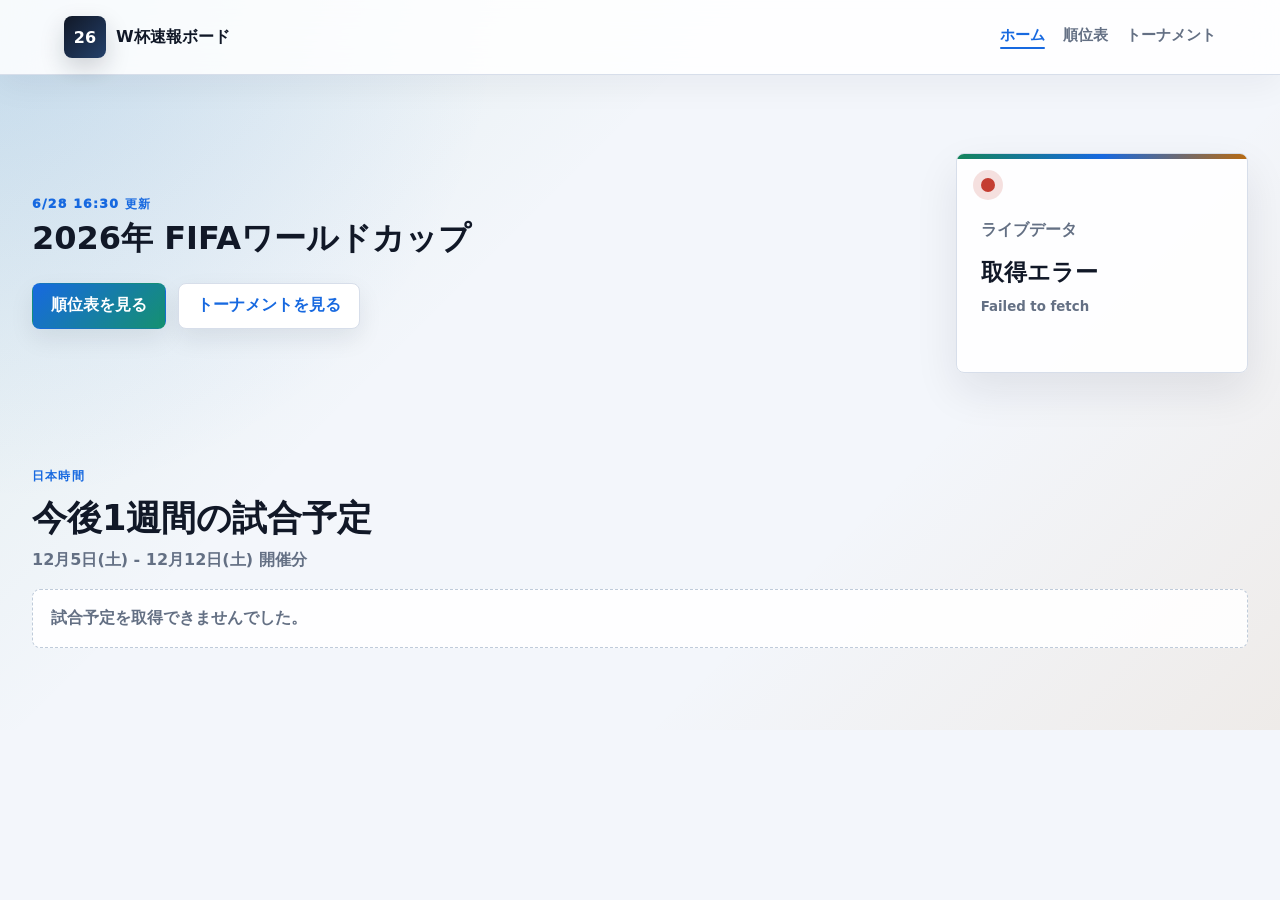
<file: codex/index.html>
<!doctype html>
<html lang="ja">
  <head>
    <meta charset="utf-8">
    <meta name="viewport" content="width=device-width, initial-scale=1">
    <title>2026年ワールドカップ速報ボード</title>
    <link rel="stylesheet" href="css/style.css">
  </head>
  <body data-page="home">
    <header class="site-header">
      <a class="brand" href="index.html">
        <span class="brand-mark">26</span>
        <span>W杯速報ボード</span>
      </a>
      <nav class="nav" aria-label="メインナビゲーション">
        <a aria-current="page" href="index.html">ホーム</a>
        <a href="standings.html">順位表</a>
        <a href="bracket.html">トーナメント</a>
      </nav>
    </header>

    <main>
      <section class="hero">
        <div>
          <p class="eyebrow">6/28 16:30 更新</p>
          <h1>2026年 FIFAワールドカップ</h1>
          <div class="hero-actions">
            <a class="button primary" href="standings.html">順位表を見る</a>
            <a class="button ghost" href="bracket.html">トーナメントを見る</a>
          </div>
        </div>
        <aside class="status-card">
          <span class="status-dot" id="statusDot"></span>
          <p class="status-label">ライブデータ</p>
          <strong id="lastUpdated">読み込み中</strong>
          <small id="dataSource">ESPNスコアボード</small>
        </aside>
      </section>

      <section class="section tomorrow-section">
        <div class="section-heading">
          <p class="eyebrow">日本時間</p>
          <h2>今後1週間の試合予定</h2>
          <p id="tomorrowDateLabel">読み込み中</p>
        </div>
        <div id="tomorrowSchedule" class="schedule-list" aria-live="polite"></div>
      </section>

    </main>

    <script src="data/app.js"></script>
  </body>
</html>
</file>
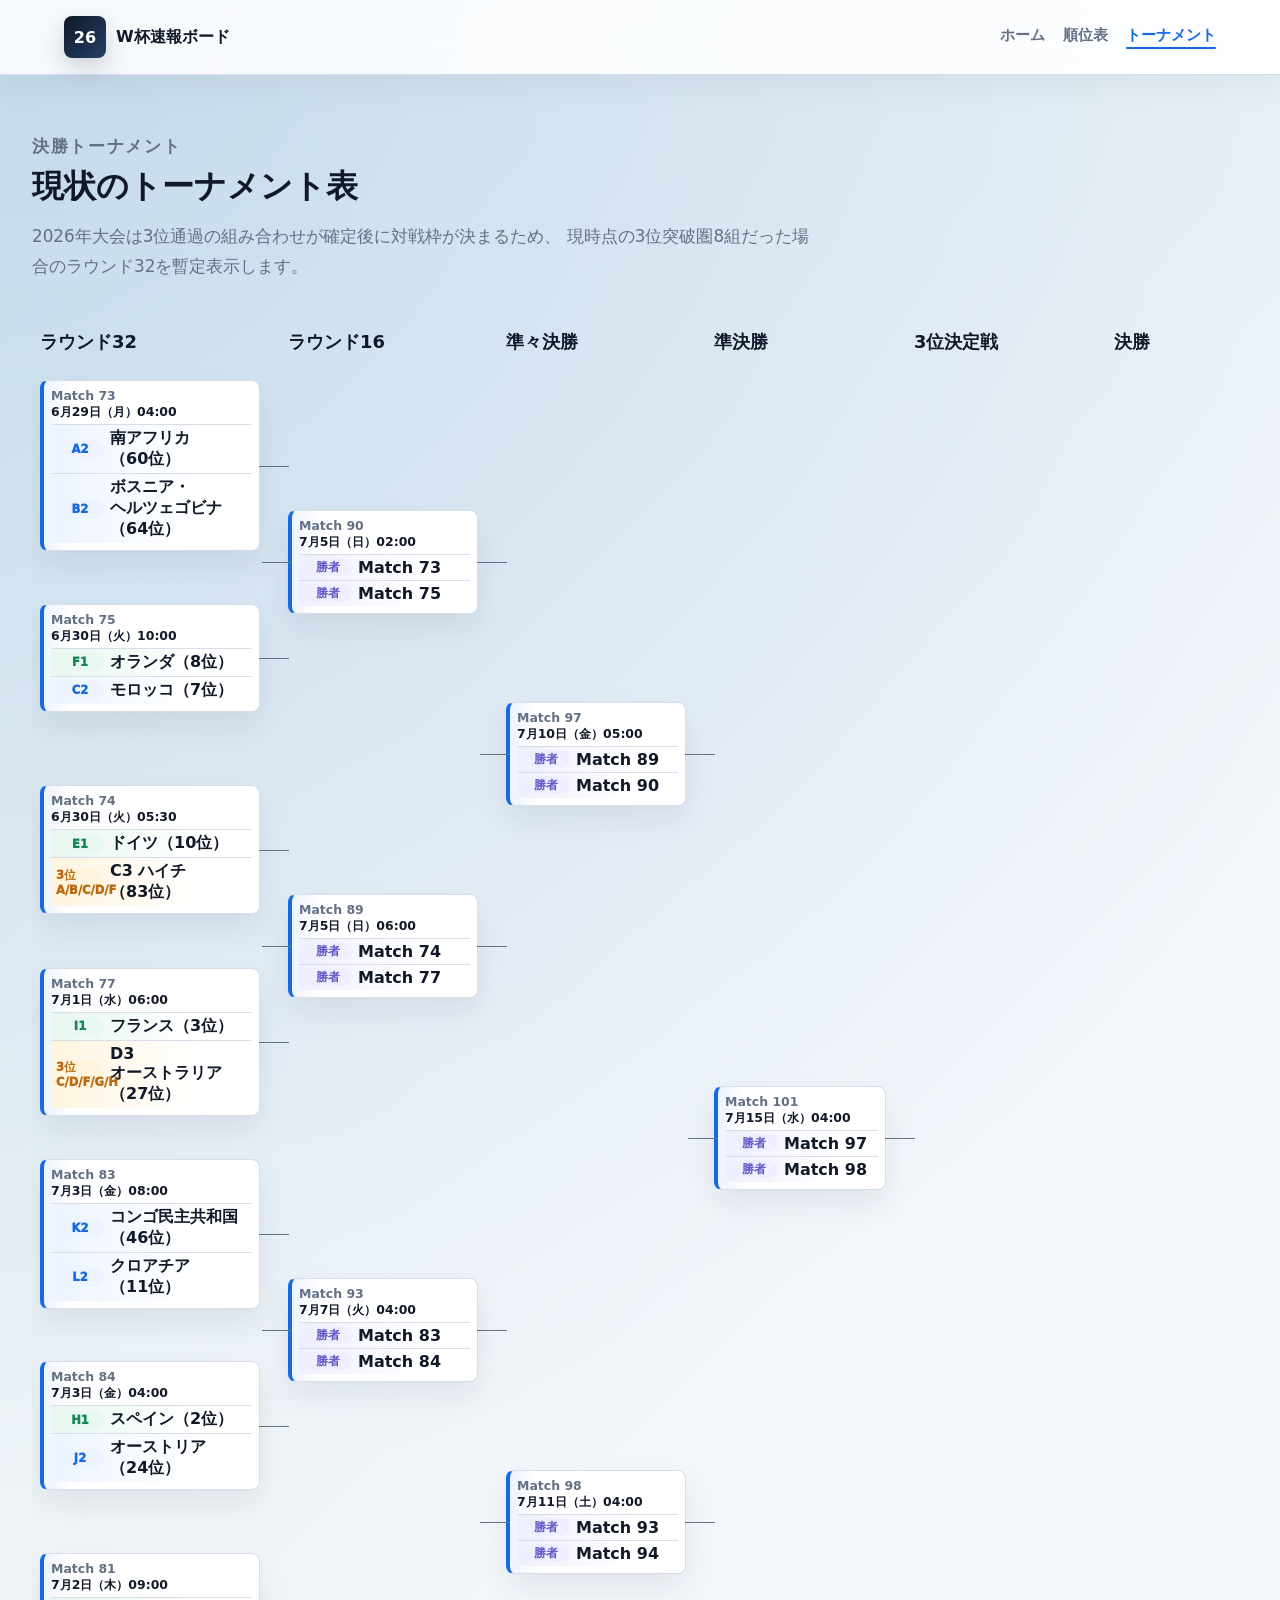
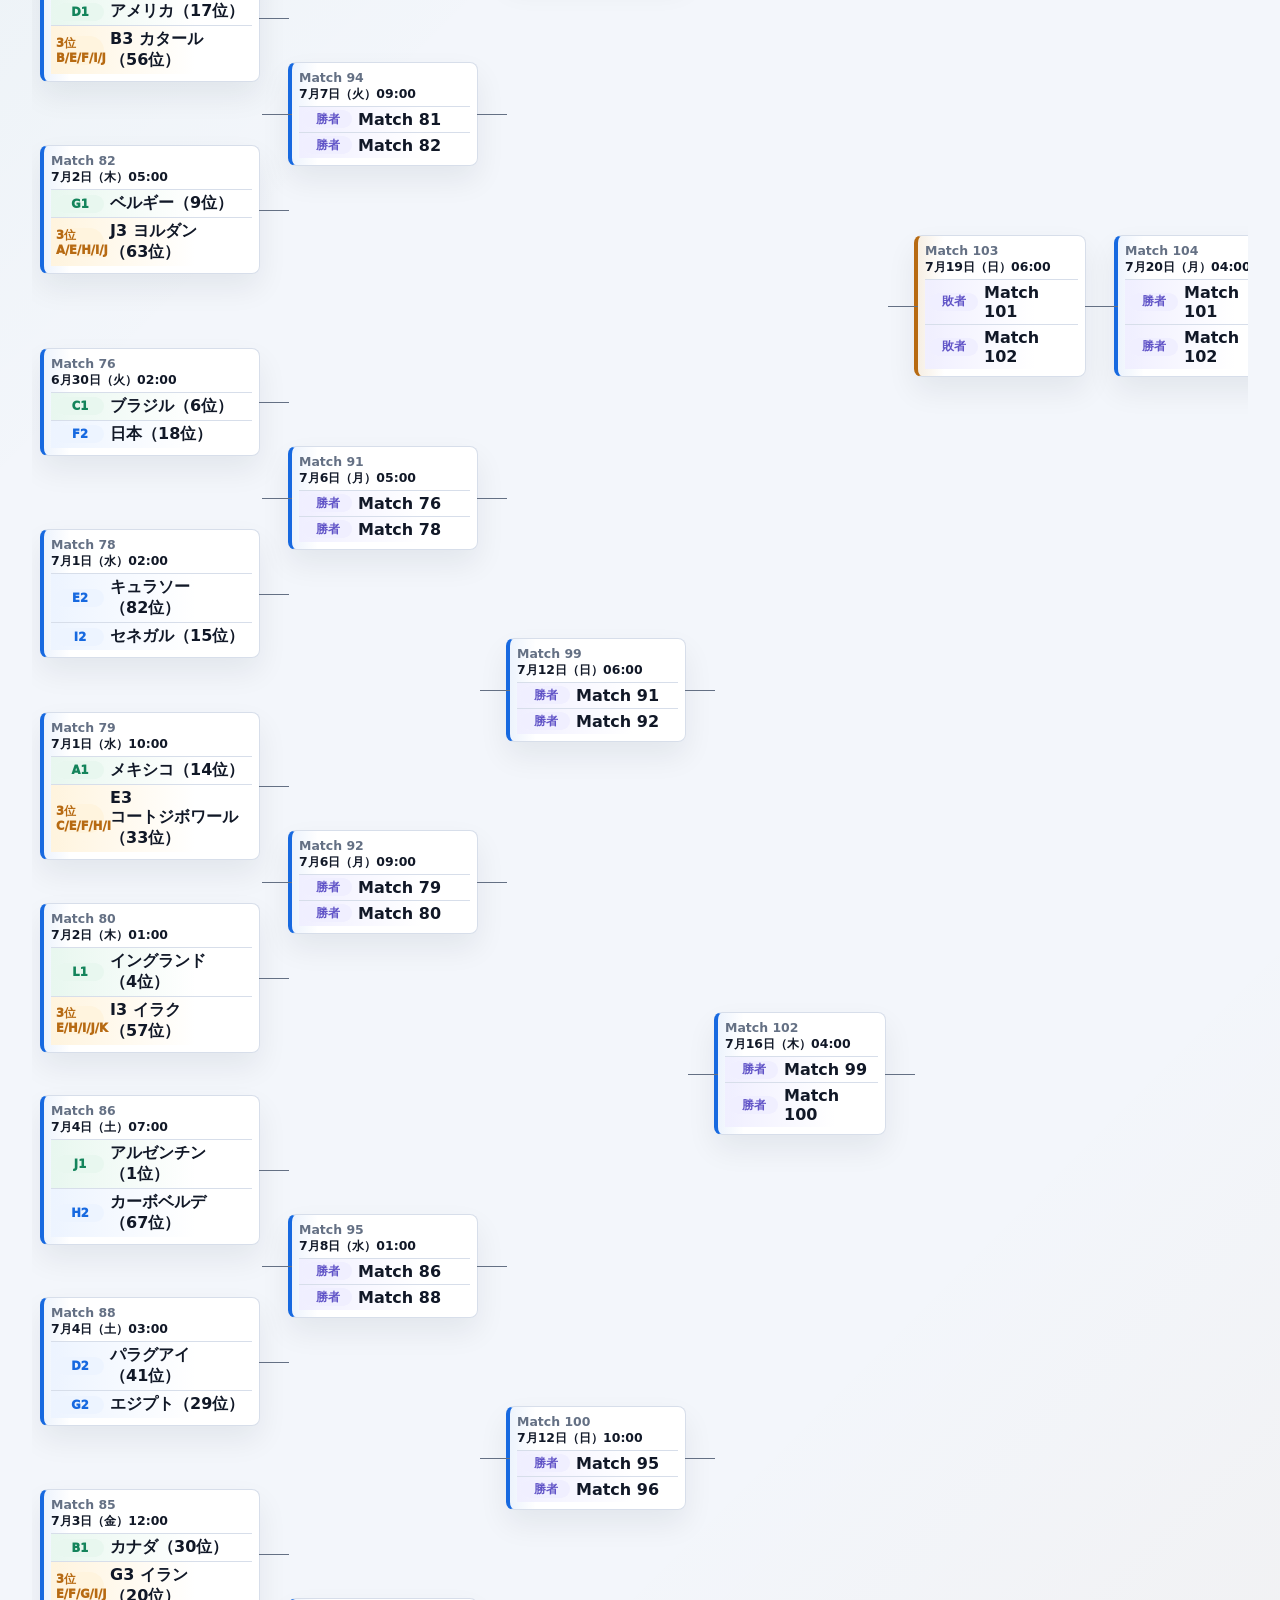
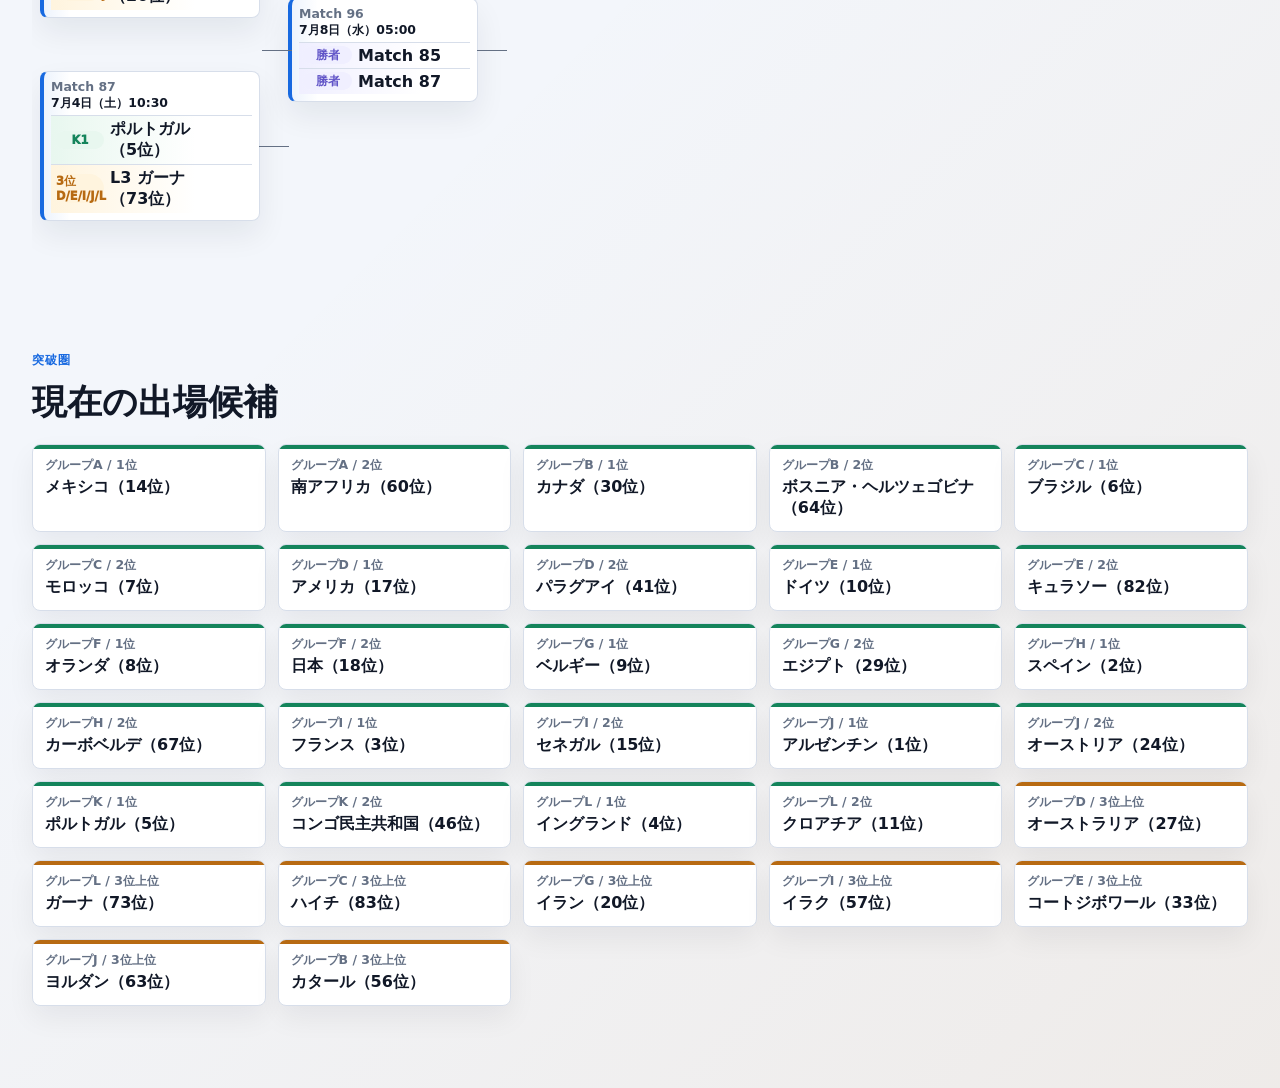
<file: codex/bracket.html>
<!doctype html>
<html lang="ja">
  <head>
    <meta charset="utf-8">
    <meta name="viewport" content="width=device-width, initial-scale=1">
    <title>トーナメント表 | 2026年ワールドカップ速報ボード</title>
    <link rel="stylesheet" href="css/style.css">
  </head>
  <body data-page="bracket">
    <header class="site-header">
      <a class="brand" href="index.html">
        <span class="brand-mark">26</span>
        <span>W杯速報ボード</span>
      </a>
      <nav class="nav" aria-label="メインナビゲーション">
        <a href="index.html">ホーム</a>
        <a href="standings.html">順位表</a>
        <a aria-current="page" href="bracket.html">トーナメント</a>
      </nav>
    </header>

    <main>
      <section class="page-title">
        <p class="eyebrow">決勝トーナメント</p>
        <h1>現状のトーナメント表</h1>
        <p>
          2026年大会は3位通過の組み合わせが確定後に対戦枠が決まるため、
          現時点の3位突破圏8組だった場合のラウンド32を暫定表示します。
        </p>
      </section>

      <section class="bracket-board" aria-live="polite">
        <div class="bracket-stage">
          <h2>ラウンド32</h2>
          <div id="round32" class="bracket-tree"></div>
        </div>
        <div class="bracket-stage">
          <h2>ラウンド16</h2>
          <div id="round16" class="bracket-next"></div>
        </div>
        <div class="bracket-stage">
          <h2>準々決勝</h2>
          <div id="quarterfinals" class="bracket-next"></div>
        </div>
        <div class="bracket-stage">
          <h2>準決勝</h2>
          <div id="semifinals" class="bracket-next"></div>
        </div>
        <div class="bracket-stage">
          <h2>3位決定戦</h2>
          <div id="thirdPlace" class="bracket-next bracket-third-place"></div>
        </div>
        <div class="bracket-stage">
          <h2>決勝</h2>
          <div id="final" class="bracket-next"></div>
        </div>
      </section>

      <section class="section">
        <div class="section-heading">
          <p class="eyebrow">突破圏</p>
          <h2>現在の出場候補</h2>
        </div>
        <div id="qualifiedBracket" class="qualified-grid"></div>
      </section>
    </main>

    <script src="data/app.js"></script>
  </body>
</html>
</file>
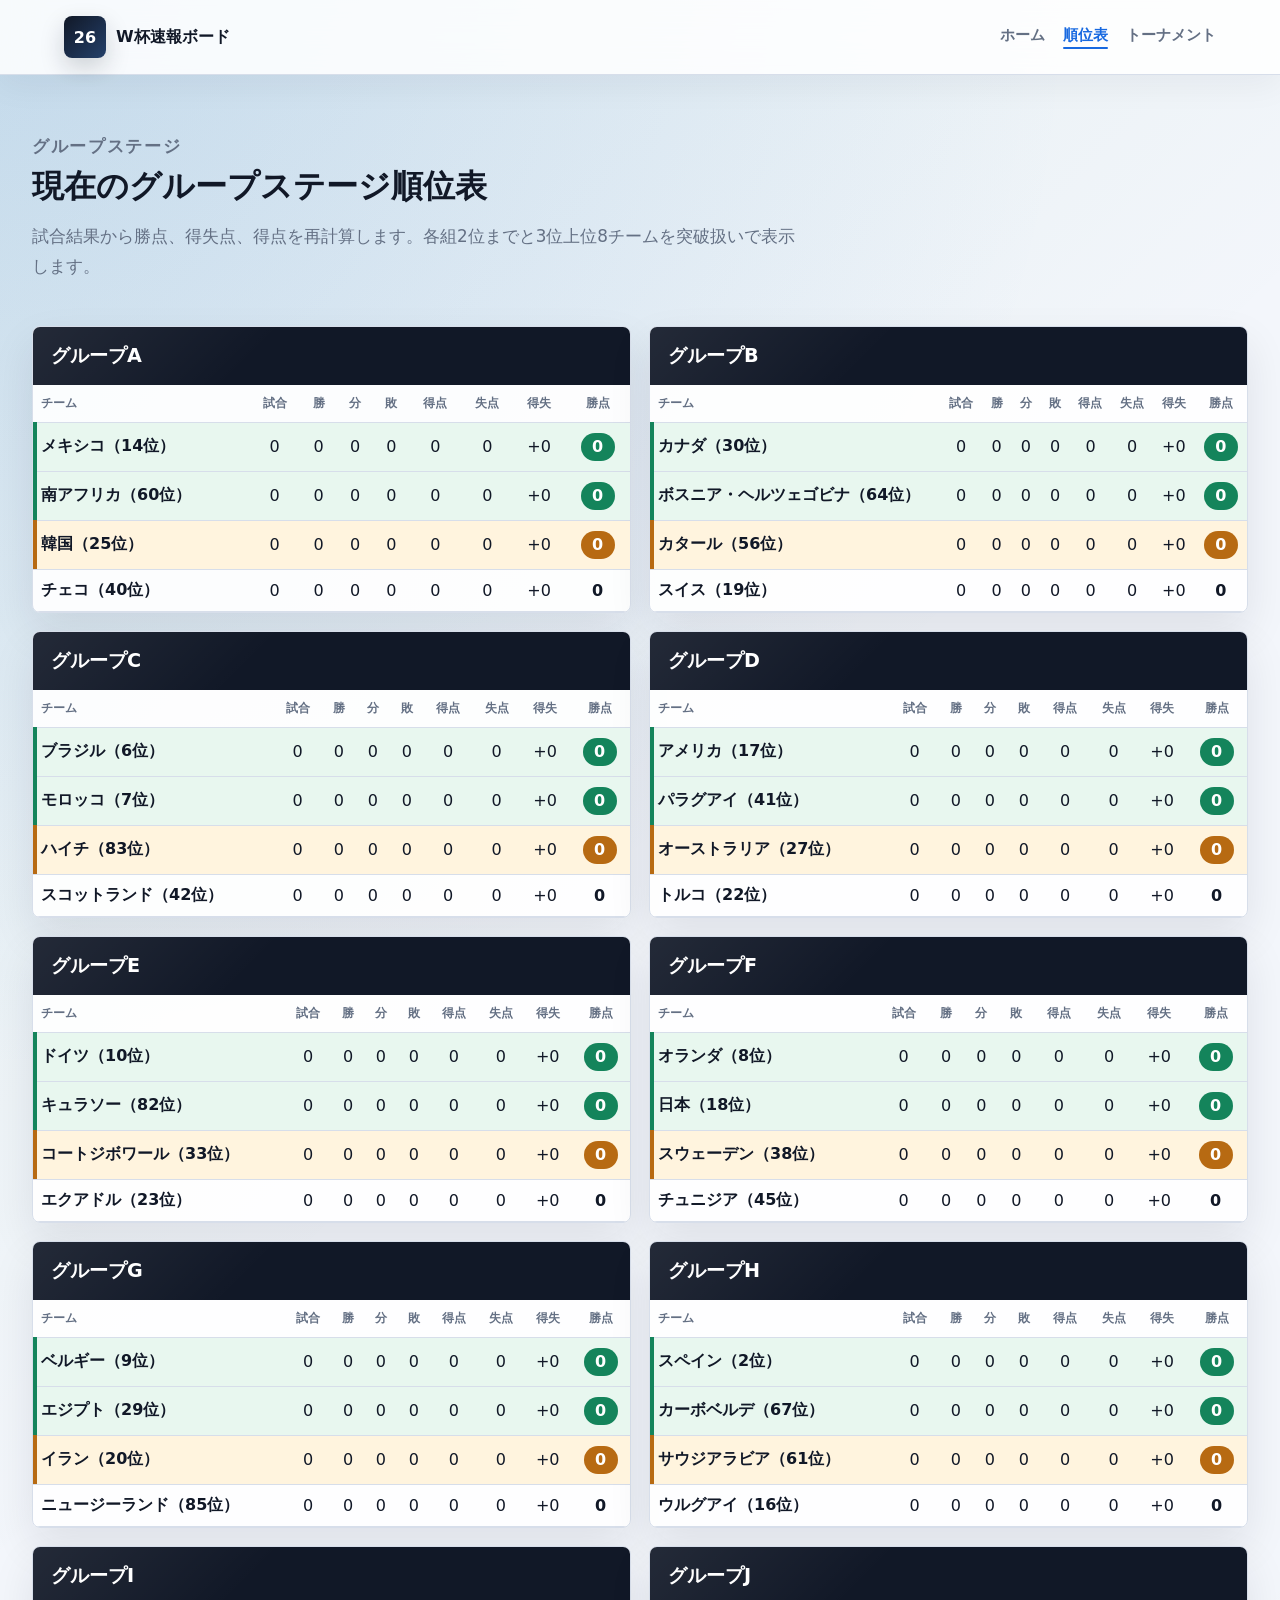
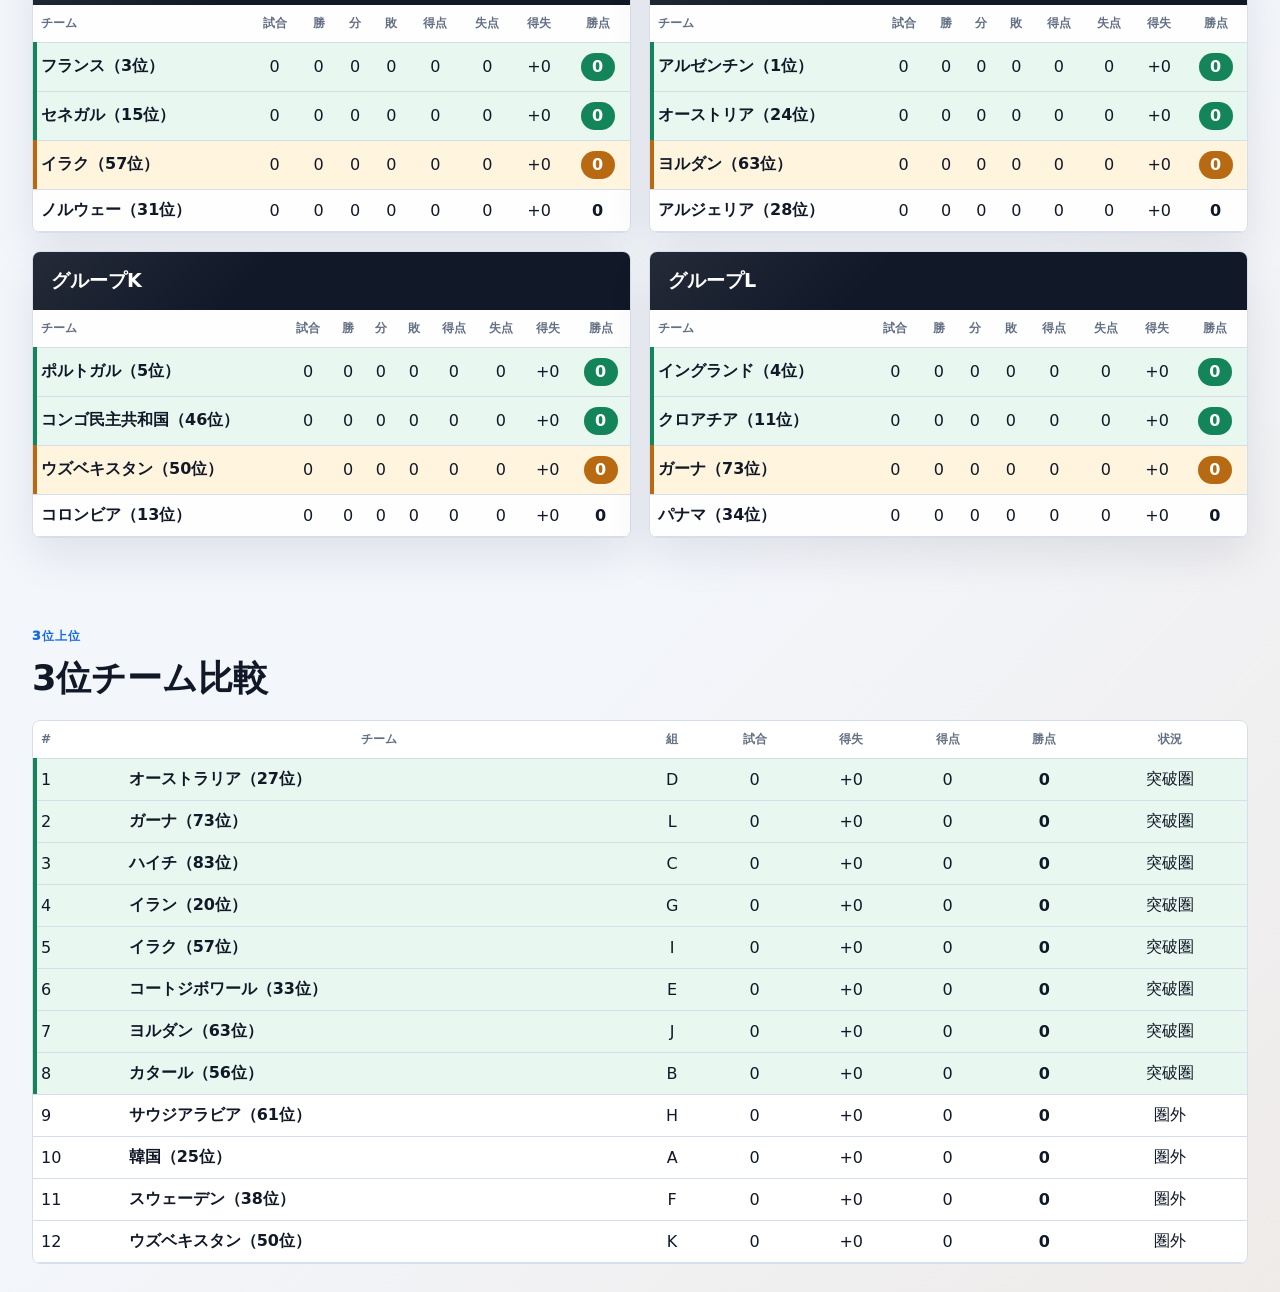
<file: codex/standings.html>
<!doctype html>
<html lang="ja">
  <head>
    <meta charset="utf-8">
    <meta name="viewport" content="width=device-width, initial-scale=1">
    <title>グループ順位表 | 2026年ワールドカップ速報ボード</title>
    <link rel="stylesheet" href="css/style.css">
  </head>
  <body data-page="standings">
    <header class="site-header">
      <a class="brand" href="index.html">
        <span class="brand-mark">26</span>
        <span>W杯速報ボード</span>
      </a>
      <nav class="nav" aria-label="メインナビゲーション">
        <a href="index.html">ホーム</a>
        <a aria-current="page" href="standings.html">順位表</a>
        <a href="bracket.html">トーナメント</a>
      </nav>
    </header>

    <main>
      <section class="page-title">
        <p class="eyebrow">グループステージ</p>
        <h1>現在のグループステージ順位表</h1>
        <p>試合結果から勝点、得失点、得点を再計算します。各組2位までと3位上位8チームを突破扱いで表示します。</p>
      </section>

      <section id="groupFocus" class="group-focus" hidden></section>

      <section id="standingsGrid" class="standings-grid" aria-live="polite"></section>

      <section id="third-place" class="section">
        <div class="section-heading">
          <p class="eyebrow">3位上位</p>
          <h2>3位チーム比較</h2>
        </div>
        <div id="thirdPlaceTable" class="wide-table"></div>
      </section>
    </main>

    <script src="data/app.js"></script>
  </body>
</html>
</file>
<file: codex/css/style.css>
:root {
  color-scheme: light;
  --bg: #f3f6fb;
  --ink: #111827;
  --muted: #647084;
  --panel: #ffffff;
  --line: #d7deea;
  --line-strong: #bfcbda;
  --accent: #1769e0;
  --accent-dark: #0d47a1;
  --good: #14845b;
  --good-soft: #e8f7ef;
  --warn: #b76a12;
  --warn-soft: #fff4de;
  --bad: #c43d31;
  --bad-soft: #ffebe8;
  --seed: #6053c7;
  --seed-soft: #f0efff;
  --shadow: 0 18px 44px rgba(17, 24, 39, 0.09);
  --shadow-lift: 0 24px 58px rgba(17, 24, 39, 0.14);
  font-family: Inter, ui-sans-serif, system-ui, -apple-system, BlinkMacSystemFont, "Segoe UI", sans-serif;
  background: var(--bg);
  color: var(--ink);
}

* {
  box-sizing: border-box;
}

body {
  min-width: 320px;
  margin: 0;
  background:
    radial-gradient(circle at top left, rgba(23, 105, 224, 0.14), transparent 34%),
    linear-gradient(135deg, rgba(20, 132, 91, 0.09), transparent 38%),
    linear-gradient(315deg, rgba(183, 106, 18, 0.08), transparent 32%),
    var(--bg);
}

a {
  color: inherit;
  text-decoration: none;
}

button {
  font: inherit;
}

.site-header {
  position: sticky;
  top: 0;
  z-index: 10;
  display: flex;
  align-items: center;
  justify-content: space-between;
  gap: 24px;
  padding: 16px clamp(18px, 5vw, 68px);
  background: rgba(255, 255, 255, 0.86);
  border-bottom: 1px solid var(--line);
  box-shadow: 0 10px 34px rgba(17, 24, 39, 0.05);
  backdrop-filter: blur(18px);
}

.brand,
.nav,
.hero-actions,
.panel-head,
.team-cell,
.match-row,
.source-row {
  display: flex;
  align-items: center;
}

.brand {
  gap: 10px;
  font-weight: 900;
  transition: transform 180ms ease;
}

.brand:hover {
  transform: translateY(-1px);
}

.brand-mark {
  display: grid;
  width: 42px;
  height: 42px;
  place-items: center;
  color: #ffffff;
  background: linear-gradient(135deg, var(--ink), #24406a);
  border-radius: 8px;
  box-shadow: 0 10px 24px rgba(17, 24, 39, 0.18);
}

.nav {
  gap: 18px;
  color: var(--muted);
  font-size: 0.94rem;
  font-weight: 800;
}

.nav a[aria-current="page"] {
  color: var(--accent);
}

.nav a {
  position: relative;
  padding-bottom: 4px;
  transition: color 160ms ease;
}

.nav a::after {
  position: absolute;
  right: 0;
  bottom: 0;
  left: 0;
  height: 2px;
  background: var(--accent);
  border-radius: 999px;
  content: "";
  transform: scaleX(0);
  transform-origin: left;
  transition: transform 180ms ease;
}

.nav a:hover,
.nav a[aria-current="page"] {
  color: var(--accent);
}

.nav a:hover::after,
.nav a[aria-current="page"]::after {
  transform: scaleX(1);
}

main {
  width: min(100% - clamp(28px, 5vw, 72px), 1680px);
  margin: 0 auto;
}

.hero {
  display: grid;
  grid-template-columns: minmax(0, 1fr) minmax(260px, 0.34fr);
  gap: clamp(24px, 5vw, 70px);
  align-items: center;
  min-height: calc(50vh - 75px);
  padding: 56px 0;
  animation: page-enter 420ms ease both;
}

.page-title,
.section {
  padding: 56px 0 28px;
  animation: page-enter 420ms ease both;
}

.eyebrow {
  margin: 0 0 10px;
  color: var(--accent);
  font-size: 0.78rem;
  font-weight: 950;
  letter-spacing: 0.1em;
  text-transform: uppercase;
}

h1,
h2,
h3,
p {
  margin-top: 0;
}

h1 {
  max-width: 940px;
  margin-bottom: 18px;
  font-size: clamp(2rem, 2vw, 4.5rem);
  line-height: 0.98;
  letter-spacing: 0;
}

h2 {
  margin-bottom: 0;
  font-size: clamp(1.35rem, 3vw, 2.2rem);
  letter-spacing: 0;
}

.page-title p {
  max-width: 780px;
  color: var(--muted);
  font-size: 1.05rem;
  line-height: 1.8;
}

.hero-actions {
  flex-wrap: wrap;
  gap: 12px;
  margin-top: 28px;
}

.button {
  display: inline-flex;
  min-height: 46px;
  align-items: center;
  justify-content: center;
  padding: 0 18px;
  border: 1px solid transparent;
  border-radius: 8px;
  font-weight: 900;
  box-shadow: 0 10px 24px rgba(17, 24, 39, 0.08);
  transition:
    background 180ms ease,
    border-color 180ms ease,
    box-shadow 180ms ease,
    color 180ms ease,
    transform 180ms ease;
}

.button:hover {
  box-shadow: var(--shadow-lift);
  transform: translateY(-2px);
}

.button.primary {
  color: #ffffff;
  background: linear-gradient(135deg, var(--accent), #159170);
}

.button.ghost {
  color: var(--accent);
  background: #ffffff;
  border-color: var(--line);
}

.status-card,
.panel,
.group-card {
  background: rgba(255, 255, 255, 0.92);
  border: 1px solid var(--line);
  border-radius: 8px;
  box-shadow: var(--shadow);
}

.status-card {
  position: relative;
  overflow: hidden;
  min-height: 220px;
  padding: 24px;
}

.status-card::before {
  position: absolute;
  inset: 0 0 auto;
  height: 5px;
  background: linear-gradient(90deg, var(--good), var(--accent), var(--warn));
  content: "";
}

.status-dot {
  display: block;
  width: 14px;
  height: 14px;
  margin-bottom: 28px;
  background: var(--warn);
  border-radius: 999px;
  box-shadow: 0 0 0 8px rgba(183, 121, 31, 0.15);
}

.status-dot.ok {
  background: var(--good);
  box-shadow: 0 0 0 8px rgba(22, 130, 83, 0.15);
  animation: live-pulse 1.8s ease-in-out infinite;
}

.status-dot.error {
  background: var(--bad);
  box-shadow: 0 0 0 8px rgba(192, 54, 44, 0.15);
}

.status-label,
.status-card small,
.panel-head span {
  color: var(--muted);
  font-weight: 800;
}

.status-card strong {
  display: block;
  margin-bottom: 8px;
  font-size: 1.45rem;
}

.ticker {
  display: grid;
  gap: 12px;
}

.match-row {
  justify-content: space-between;
  gap: 16px;
  padding: 14px 16px;
  background: var(--panel);
  border: 1px solid var(--line);
  border-radius: 8px;
}

.match-teams {
  display: grid;
  gap: 4px;
  font-weight: 900;
}

.match-meta {
  color: var(--muted);
  font-size: 0.9rem;
}

.score {
  min-width: 78px;
  padding: 8px 10px;
  color: #ffffff;
  background: var(--ink);
  border-radius: 8px;
  font-weight: 950;
  text-align: center;
}

.dashboard-grid {
  display: grid;
  grid-template-columns: 1fr 1fr;
  gap: 18px;
  align-items: start;
  padding-bottom: 54px;
}

.panel {
  padding: 20px;
}

.panel-head {
  justify-content: space-between;
  gap: 16px;
  margin-bottom: 16px;
}

.panel-head a {
  color: var(--accent);
  font-weight: 900;
}

.qualified-list,
.mini-table {
  display: grid;
  gap: 10px;
}

.pill-row {
  display: flex;
  align-items: center;
  justify-content: space-between;
  gap: 12px;
  padding: 10px 12px;
  background: #f8fafc;
  border: 1px solid var(--line);
  border-radius: 8px;
}

.pill-row strong {
  overflow: hidden;
  text-overflow: ellipsis;
  white-space: nowrap;
}

.tag {
  flex: 0 0 auto;
  padding: 4px 8px;
  color: #ffffff;
  background: var(--good);
  border-radius: 999px;
  font-size: 0.75rem;
  font-weight: 950;
}

.tag.wait {
  background: var(--warn);
}

.standings-grid {
  display: grid;
  grid-template-columns: repeat(auto-fit, minmax(min(100%, 560px), 1fr));
  gap: 18px;
  padding-bottom: 34px;
}

.group-card {
  overflow-x: auto;
  overflow-y: hidden;
  transition:
    border-color 180ms ease,
    box-shadow 180ms ease,
    transform 180ms ease;
}

.group-card:hover {
  border-color: var(--line-strong);
  box-shadow: var(--shadow-lift);
  transform: translateY(-2px);
}

.group-card h2 {
  padding: 16px 18px;
  background:
    linear-gradient(135deg, rgba(255, 255, 255, 0.08), transparent 38%),
    var(--ink);
  color: #ffffff;
  font-size: 1.2rem;
}

table {
  width: 100%;
  border-collapse: collapse;
}

th,
td {
  padding: 10px 8px;
  border-bottom: 1px solid var(--line);
  text-align: center;
}

th,
td:not(:first-child) {
  white-space: nowrap;
}

th:first-child,
td:first-child {
  text-align: left;
}

th {
  color: var(--muted);
  font-size: 0.76rem;
  text-transform: uppercase;
}

tbody tr {
  position: relative;
  transition:
    background 160ms ease,
    box-shadow 160ms ease;
}

tbody tr:hover {
  background: #f7fbff;
  box-shadow: inset 4px 0 0 var(--accent);
}

tr.qualify {
  background: var(--good-soft);
  box-shadow: inset 4px 0 0 var(--good);
}

tr.third {
  background: var(--warn-soft);
  box-shadow: inset 4px 0 0 var(--warn);
}

tr.rank-1 td:last-child strong,
tr.rank-2 td:last-child strong {
  display: inline-grid;
  min-width: 34px;
  min-height: 28px;
  place-items: center;
  color: #ffffff;
  background: var(--good);
  border-radius: 999px;
}

tr.rank-3 td:last-child strong {
  display: inline-grid;
  min-width: 34px;
  min-height: 28px;
  place-items: center;
  color: #ffffff;
  background: var(--warn);
  border-radius: 999px;
}

.team-cell {
  gap: 8px;
  min-width: 0;
  max-width: none;
  font-weight: 900;
}

.team-cell img {
  flex: 0 0 auto;
  width: 24px;
  height: 24px;
  object-fit: contain;
}

.team-cell span {
  min-width: 0;
  overflow-wrap: anywhere;
  white-space: normal;
  word-break: keep-all;
}

.wide-table {
  overflow-x: auto;
  background: var(--panel);
  border: 1px solid var(--line);
  border-radius: 8px;
}

.group-focus {
  scroll-margin-top: 96px;
  padding: 0 0 34px;
}

.group-focus-grid {
  display: grid;
  grid-template-columns: repeat(auto-fit, minmax(min(100%, 420px), 1fr));
  gap: 18px;
}

.group-focus-panel {
  min-width: 0;
  padding: 18px;
  background: rgba(255, 255, 255, 0.94);
  border: 1px solid var(--line);
  border-radius: 8px;
  box-shadow: var(--shadow);
}

.group-focus-panel h3 {
  margin-bottom: 14px;
  font-size: 1rem;
}

.group-match-list {
  display: grid;
  gap: 10px;
}

.group-match-card {
  display: flex;
  align-items: center;
  justify-content: space-between;
  gap: 14px;
  padding: 12px;
  background: #f8fafc;
  border: 1px solid var(--line);
  border-left: 4px solid var(--accent);
  border-radius: 8px;
}

.group-match-card div {
  display: grid;
  min-width: 0;
  gap: 4px;
}

.group-match-card time,
.group-match-card small {
  overflow: hidden;
  color: var(--muted);
  font-size: 0.82rem;
  font-weight: 800;
  text-overflow: ellipsis;
  white-space: nowrap;
}

.group-match-card strong {
  display: flex;
  min-width: 0;
  align-items: center;
  flex-wrap: wrap;
  gap: 8px;
  font-size: 1rem;
}

.group-match-card strong span {
  flex: 0 0 auto;
  color: var(--muted);
  font-size: 0.72rem;
  font-weight: 950;
  text-transform: uppercase;
}

.match-status {
  flex: 0 0 auto;
  padding: 6px 9px;
  color: var(--accent-dark);
  background: #edf4ff;
  border-radius: 999px;
  font-size: 0.8rem;
  font-weight: 950;
}

.bracket-board {
  --bracket-gap: clamp(18px, 2.2vw, 28px);
  --connector: calc(var(--bracket-gap) + 2px);
  display: grid;
  grid-template-columns:
    minmax(220px, 1fr)
    minmax(190px, 0.88fr)
    minmax(180px, 0.82fr)
    minmax(172px, 0.78fr)
    minmax(172px, 0.78fr)
    minmax(172px, 0.78fr);
  gap: var(--bracket-gap);
  overflow-x: auto;
  padding: 4px calc(var(--connector) + 2px) 54px 8px;
  scrollbar-color: var(--line-strong) transparent;
}

.bracket-stage {
  min-width: 0;
}

.bracket-stage h2 {
  margin-bottom: 16px;
  color: var(--ink);
  font-size: 1.12rem;
}

.bracket-tree,
.bracket-next {
  position: relative;
  display: grid;
  grid-template-rows: repeat(128, 24px);
}

.bracket-match {
  position: relative;
  align-self: center;
  min-height: 76px;
  padding: 7px;
  background:
    linear-gradient(90deg, rgba(23, 105, 224, 0.08), transparent 26px),
    var(--panel);
  border: 1px solid var(--line);
  border-left: 4px solid var(--accent);
  border-radius: 8px;
  box-shadow: 0 14px 30px rgba(18, 24, 38, 0.07);
  transition:
    border-color 180ms ease,
    box-shadow 180ms ease,
    transform 180ms ease;
  animation: card-rise 360ms ease both;
}

.bracket-match:hover {
  border-color: var(--line-strong);
  box-shadow: var(--shadow-lift);
  transform: translateY(-2px);
}

.bracket-tree .bracket-match::after {
  position: absolute;
  top: 50%;
  right: calc(var(--connector) * -1);
  width: var(--connector);
  height: 1px;
  background: var(--muted);
  content: "";
}

.bracket-next .bracket-match::before {
  position: absolute;
  top: 50%;
  left: calc(var(--connector) * -1);
  width: var(--connector);
  height: 1px;
  background: var(--muted);
  content: "";
}

.bracket-next .bracket-match::after {
  position: absolute;
  top: 50%;
  right: calc(var(--connector) * -1);
  width: var(--connector);
  height: 1px;
  background: var(--muted);
  content: "";
}

#final .bracket-match::after {
  content: none;
}

.bracket-third-place .bracket-match {
  background:
    linear-gradient(90deg, rgba(183, 121, 31, 0.12), transparent 26px),
    var(--panel);
  border-left-color: var(--warn);
}

.bracket-match small,
.qualified-card small {
  display: block;
  margin-bottom: 3px;
  color: var(--muted);
  font-size: 0.78rem;
  font-weight: 900;
}

.bracket-match time {
  display: block;
  margin: -2px 0 3px;
  color: var(--ink);
  font-size: 0.78rem;
  font-weight: 900;
}

.bracket-team {
  display: grid;
  grid-template-columns: 48px minmax(0, 1fr);
  gap: 6px;
  align-items: center;
  padding: 3px 5px;
  border-top: 1px solid var(--line);
}

.bracket-team.winner {
  background: linear-gradient(90deg, var(--good-soft), transparent 72%);
}

.bracket-team.runner {
  background: linear-gradient(90deg, #edf4ff, transparent 72%);
}

.bracket-team.third {
  background: linear-gradient(90deg, var(--warn-soft), transparent 72%);
}

.bracket-next .bracket-team {
  background: linear-gradient(90deg, var(--seed-soft), transparent 72%);
}

.bracket-team span {
  display: inline-grid;
  min-height: 18px;
  place-items: center;
  color: var(--muted);
  background: #eef2f7;
  border-radius: 999px;
  font-size: 0.72rem;
  font-weight: 950;
}

.bracket-team.winner span {
  color: var(--good);
  background: var(--good-soft);
}

.bracket-team.runner span {
  color: var(--accent);
  background: #edf4ff;
}

.bracket-team.third span {
  color: var(--warn);
  background: var(--warn-soft);
}

.bracket-next .bracket-team span {
  color: var(--seed);
  background: var(--seed-soft);
}

.bracket-team strong {
  overflow-wrap: anywhere;
  white-space: normal;
  word-break: keep-all;
}

.qualified-grid {
  display: grid;
  grid-template-columns: repeat(auto-fit, minmax(min(100%, 220px), 1fr));
  gap: 12px;
  padding-bottom: 54px;
}

.qualified-card {
  position: relative;
  overflow: hidden;
  padding: 12px;
  background: var(--panel);
  border: 1px solid var(--line);
  border-radius: 8px;
  box-shadow: 0 12px 28px rgba(17, 24, 39, 0.06);
  transition:
    border-color 180ms ease,
    box-shadow 180ms ease,
    transform 180ms ease;
}

.qualified-card::before {
  position: absolute;
  inset: 0 0 auto;
  height: 4px;
  background: var(--good);
  content: "";
}

.qualified-card.third::before {
  background: var(--warn);
}

.qualified-card:hover {
  border-color: var(--line-strong);
  box-shadow: var(--shadow-lift);
  transform: translateY(-2px);
}

.qualified-card strong {
  display: block;
  overflow-wrap: anywhere;
  white-space: normal;
  word-break: keep-all;
}

@keyframes page-enter {
  from {
    opacity: 0;
    transform: translateY(10px);
  }
  to {
    opacity: 1;
    transform: translateY(0);
  }
}

@keyframes card-rise {
  from {
    opacity: 0;
    transform: translateY(8px);
  }
  to {
    opacity: 1;
    transform: translateY(0);
  }
}

@keyframes live-pulse {
  0%,
  100% {
    box-shadow: 0 0 0 8px rgba(22, 130, 83, 0.15);
  }
  50% {
    box-shadow: 0 0 0 13px rgba(22, 130, 83, 0.05);
  }
}

@media (prefers-reduced-motion: reduce) {
  *,
  *::before,
  *::after {
    animation-duration: 1ms !important;
    animation-iteration-count: 1 !important;
    scroll-behavior: auto !important;
    transition-duration: 1ms !important;
  }
}

.source-row {
  justify-content: space-between;
  gap: 16px;
  color: var(--muted);
  font-size: 0.92rem;
}

.tomorrow-section {
  padding-top: 18px;
}

.section-heading {
  margin-bottom: 18px;
}

.section-heading p:last-child {
  margin: 8px 0 0;
  color: var(--muted);
  font-weight: 800;
}

.schedule-list {
  display: grid;
  gap: 18px;
  padding-bottom: 54px;
}

.schedule-day {
  display: grid;
  gap: 10px;
}

.schedule-day summary {
  display: flex;
  align-items: center;
  justify-content: space-between;
  gap: 12px;
  min-height: 48px;
  padding: 10px 12px;
  color: var(--ink);
  background: rgba(255, 255, 255, 0.9);
  border: 1px solid var(--line);
  border-radius: 8px;
  cursor: pointer;
  font-size: 1rem;
  font-weight: 950;
  list-style: none;
}

.schedule-day summary::-webkit-details-marker {
  display: none;
}

.schedule-day summary::after {
  content: "+";
  display: inline-grid;
  flex: 0 0 auto;
  width: 28px;
  height: 28px;
  place-items: center;
  color: #ffffff;
  background: var(--accent);
  border-radius: 999px;
  font-weight: 950;
}

.schedule-day[open] summary::after {
  content: "-";
}

.schedule-day summary small {
  margin-left: auto;
  color: var(--muted);
  font-size: 0.82rem;
  font-weight: 900;
}

.schedule-day-list {
  display: grid;
  gap: 12px;
  padding-top: 10px;
}

.schedule-card {
  display: grid;
  grid-template-columns: 110px minmax(0, 1fr);
  gap: 18px;
  align-items: center;
  padding: 16px 18px;
  background:
    linear-gradient(90deg, rgba(23, 105, 224, 0.08), transparent 36%),
    rgba(255, 255, 255, 0.94);
  border: 1px solid var(--line);
  border-left: 4px solid var(--accent);
  border-radius: 8px;
  box-shadow: var(--shadow);
  transition:
    border-color 180ms ease,
    box-shadow 180ms ease,
    color 180ms ease,
    transform 180ms ease;
  animation: card-rise 360ms ease both;
}

.schedule-card:hover {
  border-color: var(--line-strong);
  box-shadow: var(--shadow-lift);
  color: var(--accent-dark);
  transform: translateY(-2px);
}

.schedule-card time {
  display: inline-grid;
  min-height: 42px;
  place-items: center;
  color: #ffffff;
  background: linear-gradient(135deg, var(--accent), var(--accent-dark));
  border-radius: 8px;
  font-size: 1.1rem;
  font-weight: 950;
}

.schedule-card time span {
  font-size: 0.72rem;
  line-height: 1.1;
}

.schedule-match {
  min-width: 0;
}

.schedule-match strong {
  display: flex;
  min-width: 0;
  align-items: center;
  flex-wrap: wrap;
  gap: 10px;
  font-size: 1.18rem;
}

.schedule-match strong span {
  flex: 0 0 auto;
  color: var(--muted);
  font-size: 0.78rem;
  font-weight: 950;
  text-transform: uppercase;
}

.schedule-match small {
  display: block;
  margin-top: 4px;
  overflow: hidden;
  color: var(--muted);
  font-weight: 800;
  text-overflow: ellipsis;
  white-space: nowrap;
}

.empty-state {
  margin: 0;
  padding: 18px;
  color: var(--muted);
  background: rgba(255, 255, 255, 0.88);
  border: 1px dashed var(--line-strong);
  border-radius: 8px;
  font-weight: 800;
}

@media (max-width: 920px) {
  .hero,
  .dashboard-grid,
  .group-focus-grid,
  .standings-grid {
    grid-template-columns: 1fr;
  }

  .bracket-board {
    grid-template-columns:
      minmax(220px, 1fr)
      minmax(190px, 0.88fr)
      minmax(180px, 0.82fr)
      minmax(172px, 0.78fr)
      minmax(172px, 0.78fr)
      minmax(172px, 0.78fr);
  }

  .qualified-grid {
    grid-template-columns: repeat(2, minmax(0, 1fr));
  }

  .site-header {
    align-items: flex-start;
    flex-direction: column;
  }

  .nav {
    width: 100%;
    flex-wrap: wrap;
  }
}

@media (max-width: 560px) {
  main {
    width: calc(100% - 28px);
  }

  .group-card,
  .wide-table {
    -webkit-overflow-scrolling: touch;
  }

  .group-card table,
  #thirdPlaceTable table,
  .group-focus .wide-table table {
    min-width: 640px;
  }

  .hero-actions {
    align-items: stretch;
    flex-direction: column;
  }

  .button {
    width: 100%;
  }

  .match-row,
  .source-row,
  .group-match-card,
  .group-match-card strong,
  .schedule-match strong {
    align-items: stretch;
    flex-direction: column;
  }

  .schedule-card {
    grid-template-columns: 1fr;
  }

  .schedule-card time {
    justify-self: start;
    min-width: 92px;
  }

  .qualified-grid {
    grid-template-columns: 1fr;
  }
}
</file>
